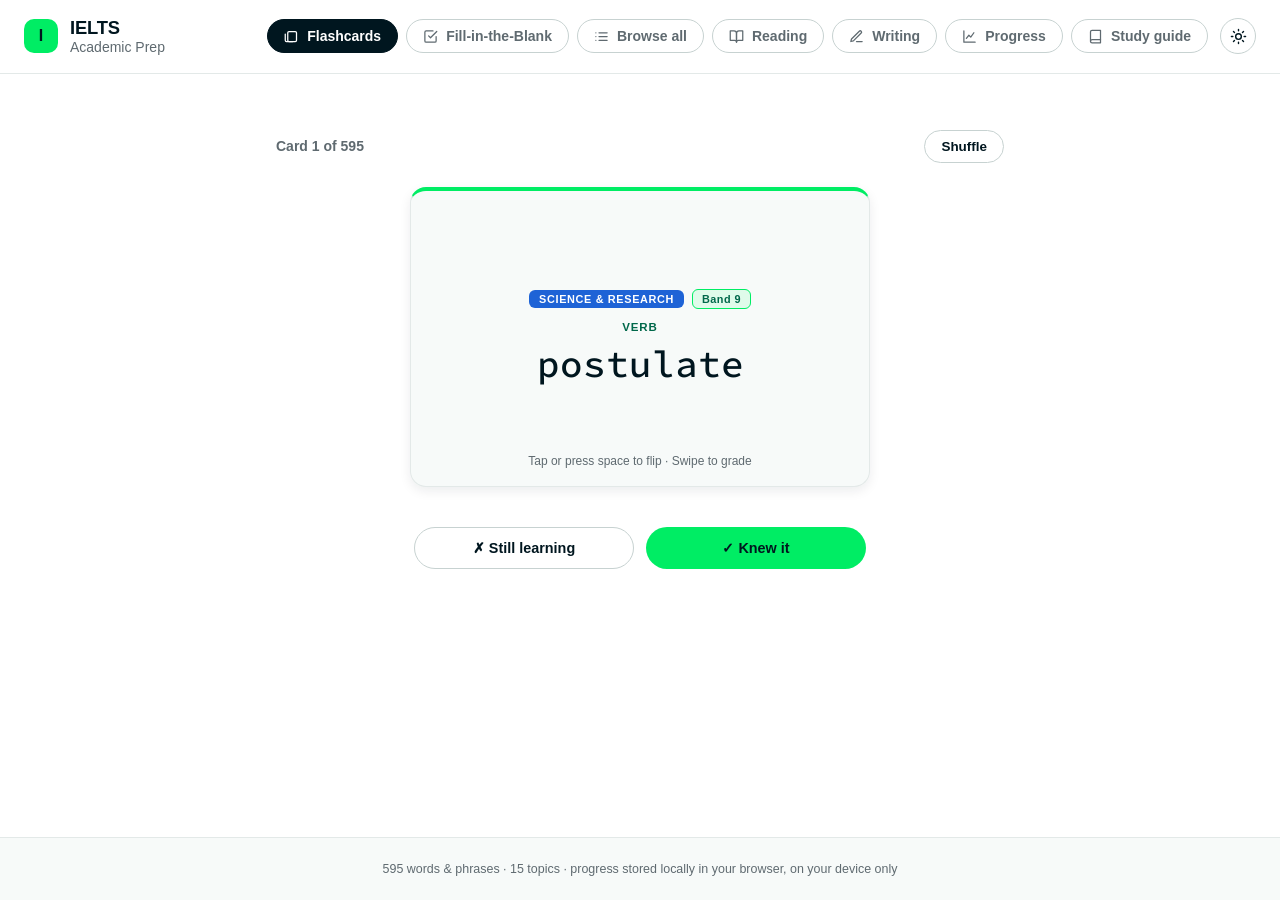
<file: index.html>
<!DOCTYPE html>
<html lang="en">
<head>
<meta charset="UTF-8" />
<meta name="viewport" content="width=device-width, initial-scale=1.0" />
<title>IELTS Academic Prep — Vocabulary &amp; MCQ Trainer</title>
<meta name="description" content="Flashcards and fill-in-the-blank MCQ practice for IELTS Academic vocabulary (Band 8-9)." />
<link rel="icon" href="data:image/svg+xml,%3Csvg xmlns='http://www.w3.org/2000/svg' viewBox='0 0 34 34'%3E%3Crect width='34' height='34' rx='10' fill='%2300ed64'/%3E%3Ctext x='17' y='24' font-family='system-ui,sans-serif' font-size='19' font-weight='700' text-anchor='middle' fill='%2300161f'%3EI%3C/text%3E%3C/svg%3E" />
<meta name="theme-color" content="#ffffff" />
<link rel="preconnect" href="https://fonts.googleapis.com" />
<link rel="preconnect" href="https://fonts.gstatic.com" crossorigin />
<link href="https://fonts.googleapis.com/css2?family=Source+Code+Pro:wght@500&display=swap" rel="stylesheet" />
<link rel="stylesheet" href="style.css" />
<script>
  // Applied before first paint to avoid a flash of the wrong theme (and a
  // mismatched browser-chrome color) on load.
  (function () {
    try {
      var t = localStorage.getItem("ielts_theme");
      if (t === "light" || t === "dark") document.documentElement.setAttribute("data-theme", t);
      var isDark = t === "dark" || (t !== "light" && window.matchMedia("(prefers-color-scheme: dark)").matches);
      var meta = document.querySelector('meta[name="theme-color"]');
      if (meta) meta.setAttribute("content", isDark ? "#001e2b" : "#ffffff");
    } catch (e) {}
  })();
</script>
</head>
<body>
  <header class="topbar">
    <div class="brand">
      <span class="logo-mark" aria-hidden="true">I</span>
      <div class="brand-text">
        <h1 class="brand-mark">IELTS</h1>
        <span class="brand-sub">Academic Prep</span>
      </div>
    </div>
    <div class="topbar-actions">
      <nav class="mode-switch" aria-label="Study mode">
        <button class="mode-btn active" data-mode="flashcards" aria-current="page" aria-label="Flashcards">
          <svg class="mode-icon" viewBox="0 0 24 24" fill="none" stroke="currentColor" stroke-width="2" stroke-linecap="round" stroke-linejoin="round" aria-hidden="true"><rect x="6" y="4" width="14" height="16" rx="2"/><path d="M2 8v10a2 2 0 0 0 2 2h10"/></svg>
          <span class="mode-label">Flashcards</span>
        </button>
        <button class="mode-btn" data-mode="mcq" aria-label="Fill-in-the-Blank">
          <svg class="mode-icon" viewBox="0 0 24 24" fill="none" stroke="currentColor" stroke-width="2" stroke-linecap="round" stroke-linejoin="round" aria-hidden="true"><path d="M9 11l3 3L22 4"/><path d="M21 12v7a2 2 0 0 1-2 2H5a2 2 0 0 1-2-2V5a2 2 0 0 1 2-2h11"/></svg>
          <span class="mode-label">Fill-in-the-Blank</span>
        </button>
        <button class="mode-btn" data-mode="browse" aria-label="Browse all">
          <svg class="mode-icon" viewBox="0 0 24 24" fill="none" stroke="currentColor" stroke-width="2" stroke-linecap="round" stroke-linejoin="round" aria-hidden="true"><path d="M8 6h13M8 12h13M8 18h13"/><path d="M3 6h.01M3 12h.01M3 18h.01"/></svg>
          <span class="mode-label">Browse all</span>
        </button>
        <button class="mode-btn" data-mode="reading" aria-label="Reading practice">
          <svg class="mode-icon" viewBox="0 0 24 24" fill="none" stroke="currentColor" stroke-width="2" stroke-linecap="round" stroke-linejoin="round" aria-hidden="true"><path d="M2 3h6a4 4 0 0 1 4 4v14a3 3 0 0 0-3-3H2z"/><path d="M22 3h-6a4 4 0 0 0-4 4v14a3 3 0 0 1 3-3h7z"/></svg>
          <span class="mode-label">Reading</span>
        </button>
        <button class="mode-btn" data-mode="writing" aria-label="Writing practice">
          <svg class="mode-icon" viewBox="0 0 24 24" fill="none" stroke="currentColor" stroke-width="2" stroke-linecap="round" stroke-linejoin="round" aria-hidden="true"><path d="M12 20h9"/><path d="M16.5 3.5a2.12 2.12 0 0 1 3 3L7 19l-4 1 1-4Z"/></svg>
          <span class="mode-label">Writing</span>
        </button>
        <button class="mode-btn" data-mode="stats" aria-label="Progress">
          <svg class="mode-icon" viewBox="0 0 24 24" fill="none" stroke="currentColor" stroke-width="2" stroke-linecap="round" stroke-linejoin="round" aria-hidden="true"><path d="M3 3v18h18"/><path d="M7 15l4-5 3 3 5-7"/></svg>
          <span class="mode-label">Progress</span>
        </button>
        <button class="mode-btn" data-mode="guide" aria-label="Study guide">
          <svg class="mode-icon" viewBox="0 0 24 24" fill="none" stroke="currentColor" stroke-width="2" stroke-linecap="round" stroke-linejoin="round" aria-hidden="true"><path d="M4 19.5A2.5 2.5 0 0 1 6.5 17H20"/><path d="M6.5 2H20v20H6.5A2.5 2.5 0 0 1 4 19.5v-15A2.5 2.5 0 0 1 6.5 2z"/></svg>
          <span class="mode-label">Study guide</span>
        </button>
      </nav>
      <button id="theme-toggle" class="icon-btn theme-toggle" type="button" aria-label="Switch to dark theme" aria-pressed="false">
        <svg class="icon-sun" viewBox="0 0 24 24" fill="none" stroke="currentColor" stroke-width="2" stroke-linecap="round" stroke-linejoin="round" aria-hidden="true"><circle cx="12" cy="12" r="4"/><path d="M12 2v2M12 20v2M4.93 4.93l1.41 1.41M17.66 17.66l1.41 1.41M2 12h2M20 12h2M6.34 17.66l-1.41 1.41M19.07 4.93l-1.41 1.41"/></svg>
        <svg class="icon-moon" viewBox="0 0 24 24" fill="none" stroke="currentColor" stroke-width="2" stroke-linecap="round" stroke-linejoin="round" aria-hidden="true"><path d="M21 12.79A9 9 0 1 1 11.21 3 7 7 0 0 0 21 12.79z"/></svg>
      </button>
    </div>
  </header>

  <main id="app">

    <!-- ============ FLASHCARD MODE ============ -->
    <section id="flashcard-view" class="panel hidden">
      <div class="session-bar">
        <span id="fc-progress"></span>
        <button class="ghost-btn" id="fc-restart">Shuffle</button>
      </div>
      <div class="card-stage">
        <div id="flashcard" class="flashcard" tabindex="0" role="button" aria-pressed="false" aria-label="Flip flashcard">
          <div class="flashcard-inner">
            <div class="flashcard-face flashcard-front">
              <div class="card-tags">
                <span class="topic-chip" id="fc-topic"></span>
                <span class="difficulty-badge" id="fc-difficulty"></span>
              </div>
              <span class="pos-tag" id="fc-pos"></span>
              <div class="fc-word" id="fc-word"></div>
              <span class="hint">Tap or press space to flip · Swipe to grade</span>
            </div>
            <div class="flashcard-face flashcard-back">
              <div class="fc-def" id="fc-def"></div>
              <div class="fc-example" id="fc-example"></div>
              <div class="fc-syn-list" id="fc-syn"></div>
            </div>
          </div>
        </div>
      </div>
      <div class="fc-controls">
        <button id="fc-dont-know" class="answer-btn wrong">✗ Still learning</button>
        <button id="fc-know" class="answer-btn right">✓ Knew it</button>
      </div>
    </section>

    <!-- ============ MCQ MODE ============ -->
    <section id="mcq-view" class="panel hidden">
      <div class="session-bar">
        <span id="mcq-progress"></span>
        <span id="mcq-score"></span>
        <button class="ghost-btn" id="mcq-restart">Shuffle</button>
      </div>
      <div class="mcq-stage">
        <div class="card-tags">
          <span class="topic-chip" id="mcq-topic"></span>
          <span class="difficulty-badge" id="mcq-difficulty"></span>
        </div>
        <p class="mcq-sentence" id="mcq-sentence"></p>
        <div id="mcq-options" class="mcq-options"></div>
        <div id="mcq-feedback" class="mcq-feedback hidden"></div>
      </div>
      <div class="mcq-controls">
        <button id="mcq-next" class="primary-btn hidden">Next question →</button>
      </div>
    </section>

    <!-- ============ BROWSE ALL ============ -->
    <section id="browse-view" class="panel hidden">
      <span class="eyebrow">Full word bank</span>
      <h2>Browse all words &amp; phrases</h2>
      <div class="browse-controls">
        <input type="search" id="browse-search" class="browse-search" placeholder="Search word, definition, or synonym…" aria-label="Search word bank" />
        <select id="browse-topic" class="browse-select" aria-label="Filter by topic">
          <option value="">All topics</option>
        </select>
        <select id="browse-difficulty" class="browse-select" aria-label="Filter by difficulty">
          <option value="">All bands</option>
          <option value="Band 8">Band 8</option>
          <option value="Band 9">Band 9</option>
        </select>
      </div>
      <div id="browse-count" class="browse-count"></div>
      <div id="browse-list" class="browse-list"></div>
    </section>

    <!-- ============ STATS ============ -->
    <section id="stats-view" class="panel hidden">
      <span class="eyebrow">Study progress</span>
      <h2>Your progress</h2>
      <div id="stats-overall" class="stats-overall"></div>
      <h3 class="subheading">By topic</h3>
      <div id="stats-topics" class="stats-topics"></div>
      <h3 class="subheading">By difficulty</h3>
      <div id="stats-difficulty" class="stats-topics"></div>
      <button id="reset-progress" class="ghost-btn danger">Reset all progress</button>
    </section>

    <section id="session-end" class="panel hidden">
      <span class="eyebrow">Results</span>
      <h2>Session complete 🎉</h2>
      <p id="session-summary"></p>
      <button id="session-again" class="primary-btn">Study again</button>
    </section>

    <!-- ============ READING PRACTICE ============ -->
    <section id="reading-view" class="guide hidden">
      <section class="panel guide-section">
        <span class="eyebrow">Reading</span>
        <h2>Question types at a glance</h2>
        <p class="note">Full timing and strategy tips live on the Study guide tab above. Passages here are original, exam-style texts (not real IELTS test content) written to drill each question type.</p>
        <div class="table-wrap">
          <table>
            <caption>IELTS Academic Reading question types</caption>
            <thead>
              <tr><th scope="col">Type</th><th scope="col">What it tests</th></tr>
            </thead>
            <tbody>
              <tr><th scope="row">True/False/Not Given</th><td>Whether a statement matches, contradicts, or is simply absent from the passage.</td></tr>
              <tr><th scope="row">Yes/No/Not Given</th><td>Same idea, applied to the writer's claims/opinions rather than facts.</td></tr>
              <tr><th scope="row">Matching headings</th><td>Identifying the main idea of each paragraph from a list of candidate headings.</td></tr>
              <tr><th scope="row">Matching information</th><td>Locating which paragraph contains a specific piece of detail.</td></tr>
              <tr><th scope="row">Sentence / summary completion</th><td>Filling gaps with words taken directly from the passage (word-limit rules apply).</td></tr>
              <tr><th scope="row">Multiple choice</th><td>Selecting the option that best matches the passage's meaning, often among close distractors.</td></tr>
            </tbody>
          </table>
        </div>
      </section>

      <section class="panel guide-section guide practice-set">
        <span class="eyebrow">Practice set 1</span>
        <h3>True / False / Not Given</h3>
        <span class="practice-meta">Read the passage once, then answer without re-reading line by line.</span>
        <div class="passage">
          <p>Urban beekeeping has grown rapidly in cities across the world over the last two decades. What began as a niche hobby is now actively encouraged by some city governments, which offer subsidies for rooftop hives as part of broader biodiversity strategies. Supporters argue that urban environments can actually suit bees well: parks, gardens, and even roadside verges provide a longer flowering season than the intensively farmed monocultures found in much of the countryside, where a single crop may bloom for only a few weeks a year.</p>
          <p>Critics, however, warn that the trend has been driven more by its appeal to residents than by sound ecological planning. In several cities, the density of managed honeybee colonies has increased so quickly that researchers have recorded a decline in wild, non-managed bee species, which must now compete with vastly larger honeybee populations for the same limited flowers. The concern is not for honeybees themselves, whose numbers are generally stable or growing, but for the hundreds of wild pollinator species that receive far less public attention despite being, in many ecosystems, more effective pollinators overall.</p>
        </div>
        <p><strong>Do the following statements agree with the information given in the passage?</strong> Write <em>True</em>, <em>False</em>, or <em>Not Given</em>.</p>
        <ol class="q-list">
          <li>Some city governments financially support the installation of rooftop beehives.</li>
          <li>Flowering plants in cities generally bloom for a shorter period than farm crops.</li>
          <li>Wild bee populations have declined in every city that has introduced managed hives.</li>
          <li>Honeybee numbers are currently at risk of long-term decline.</li>
        </ol>
        <details class="answer-key">
          <summary>Show answers</summary>
          <div class="answer-body">
            <ol>
              <li><strong>True</strong> — "some city governments... offer subsidies for rooftop hives."</li>
              <li><strong>False</strong> — the passage says urban flowering seasons are <em>longer</em> than farmland monocultures, the opposite of the statement.</li>
              <li><strong>Not Given</strong> — the passage says this has happened "in several cities," not every city with managed hives.</li>
              <li><strong>False</strong> — honeybee numbers are described as "generally stable or growing"; it's wild pollinators that are of concern.</li>
            </ol>
          </div>
        </details>
      </section>

      <section class="panel guide-section guide practice-set">
        <span class="eyebrow">Practice set 2</span>
        <h3>Matching headings</h3>
        <span class="practice-meta">Match each paragraph to the heading that best summarises its main idea. There are more headings than paragraphs.</span>
        <div class="passage">
          <p><span class="para-label">A.</span> Tea is believed to have originated in southwestern China, where it was initially consumed as a medicinal drink rather than a everyday beverage. Early written references describe it being boiled with other ingredients — ginger, orange peel, even salt — producing something closer to a herbal soup than the tea recognisable today. It was only during the Tang dynasty that tea drinking, prepared more simply, became widespread among the general population rather than remaining an elite or medicinal practice.</p>
          <p><span class="para-label">B.</span> The drink's spread beyond China was gradual and closely tied to trade routes. Buddhist monks are credited with carrying tea to Japan, where it became central to a distinct ceremonial tradition emphasising precision and mindfulness. Centuries later, Dutch and Portuguese traders introduced tea to Europe, where it remained an expensive luxury reserved for the wealthy until import volumes increased enough to bring prices down.</p>
          <p><span class="para-label">C.</span> In Britain, tea's transformation from luxury item to national staple was accelerated by colonial tea plantations established in India and Sri Lanka during the nineteenth century, which allowed for a much larger and cheaper supply than China alone had provided. This shift had consequences far beyond the drink itself, reshaping agricultural labour, trade balances, and even domestic social rituals such as "afternoon tea."</p>
        </div>
        <p><strong>Choose the correct heading for each paragraph from the list below.</strong></p>
        <ol class="q-list headings-bank">
          <li>The economic and social impact of colonial tea production</li>
          <li>Competing theories about tea's true origin</li>
          <li>Tea's early role as medicine and its shift to a popular drink</li>
          <li>Modern tea-processing techniques</li>
          <li>How tea travelled from China to Japan and then Europe</li>
        </ol>
        <p>Paragraph A: ____ &nbsp;&nbsp; Paragraph B: ____ &nbsp;&nbsp; Paragraph C: ____</p>
        <details class="answer-key">
          <summary>Show answers</summary>
          <div class="answer-body">
            <p>Paragraph A → <strong>iii</strong> &nbsp;|&nbsp; Paragraph B → <strong>v</strong> &nbsp;|&nbsp; Paragraph C → <strong>i</strong></p>
            <p>Headings ii and iv are distractors: the passage never disputes tea's origin (it states it plainly), and processing technique is never discussed.</p>
          </div>
        </details>
      </section>

      <section class="panel guide-section guide practice-set">
        <span class="eyebrow">Practice set 3</span>
        <h3>Summary completion</h3>
        <span class="practice-meta">Use no more than two words from the passage for each answer.</span>
        <div class="passage">
          <p>Coral reefs cover less than one percent of the ocean floor but support around a quarter of all known marine species, making them among the most biodiverse ecosystems on the planet. This productivity depends on a delicate relationship between coral polyps and microscopic algae called zooxanthellae, which live within the coral's tissue and supply it with the majority of its energy through photosynthesis. When water temperatures rise even slightly above normal for a sustained period, corals expel these algae in a stress response known as bleaching, leaving the coral colourless and, if the stress continues, at serious risk of starvation and death. A single severe bleaching event can take a decade or more to recover from, assuming no further thermal stress occurs in that time — a condition that has become increasingly rare as marine heatwaves grow more frequent.</p>
        </div>
        <p>Complete the summary below.</p>
        <div class="note" style="background:transparent;border:1px dashed var(--hairline-strong);padding:14px 16px;">
          Coral reefs occupy a very small fraction of the seabed yet host roughly a quarter of marine species. Their productivity relies on tiny algae, called <strong>(1) ____</strong>, living inside coral tissue and providing energy via photosynthesis. A sustained rise in water temperature causes corals to expel these algae, a process called <strong>(2) ____</strong>, which can lead to starvation if prolonged. Recovery from a single severe event can take <strong>(3) ____</strong> or more, provided no further <strong>(4) ____</strong> occurs.
        </div>
        <details class="answer-key">
          <summary>Show answers</summary>
          <div class="answer-body">
            <ol>
              <li>zooxanthellae</li>
              <li>bleaching</li>
              <li>a decade</li>
              <li>thermal stress</li>
            </ol>
          </div>
        </details>
      </section>
    </section>

    <!-- ============ WRITING PRACTICE ============ -->
    <section id="writing-view" class="guide hidden">
      <section class="panel guide-section">
        <span class="eyebrow">Writing</span>
        <h2>Task 1 &amp; Task 2 at a glance</h2>
        <p class="note">Scoring criteria and general Band 8–9 habits live on the Study guide tab above. This page gives you sample prompts to actually practice against, under timed conditions: 20 minutes for Task 1, 40 minutes for Task 2.</p>
      </section>

      <section class="panel guide-section guide practice-set">
        <span class="eyebrow">Practice — Task 1</span>
        <h3>Describe a bar chart</h3>
        <span class="practice-meta">~150 words, 20 minutes. Summarise the data — don't explain why it happened.</span>
        <div class="prompt-box">
          <span class="prompt-label">Prompt</span>
          The chart below shows the percentage of households with internet access in four countries between 2000 and 2020. Summarise the information by selecting and reporting the main features, and make comparisons where relevant.
        </div>
        <div class="data-fig" aria-hidden="true">
          <div class="bar" style="height:88%"><span>92%</span><em>Country A</em></div>
          <div class="bar" style="height:70%"><span>74%</span><em>Country B</em></div>
          <div class="bar" style="height:45%"><span>48%</span><em>Country C</em></div>
          <div class="bar" style="height:22%"><span>23%</span><em>Country D</em></div>
        </div>
        <p class="note" style="margin-top:14px">Figures show each country's internet access rate in 2020 (starting points in 2000 ranged from near 0% to roughly 15%, all rising steadily since).</p>
        <details class="answer-key">
          <summary>Show model structure</summary>
          <div class="answer-body">
            <ol>
              <li><strong>Paraphrase the prompt</strong> as an introduction (1 sentence): what the chart shows, in your own words.</li>
              <li><strong>Overview</strong> (1–2 sentences): the two or three biggest takeaways only — e.g. "Overall, internet access rose in all four countries over the period, though Country A consistently led while Country D lagged well behind the others throughout."</li>
              <li><strong>Body paragraph 1</strong>: group and compare the higher-performing countries (A and B) with specific figures and trend language (rose steadily, more than doubled, overtook).</li>
              <li><strong>Body paragraph 2</strong>: group and compare the lower-performing countries (C and D), again with figures.</li>
            </ol>
            <p>Never speculate about <em>why</em> access grew, and never give an opinion — Task 1 is purely descriptive.</p>
          </div>
        </details>
      </section>

      <section class="panel guide-section guide practice-set">
        <span class="eyebrow">Practice — Task 1</span>
        <h3>Useful data-description language</h3>
        <div class="table-wrap">
          <table>
            <thead><tr><th scope="col">Function</th><th scope="col">Language</th></tr></thead>
            <tbody>
              <tr><th scope="row">Upward trend</th><td>rose, increased, climbed, grew, surged (sharp), crept up (slow)</td></tr>
              <tr><th scope="row">Downward trend</th><td>fell, declined, dropped, plummeted (sharp), tailed off (slow)</td></tr>
              <tr><th scope="row">No change</th><td>remained stable, levelled off, plateaued, stagnated</td></tr>
              <tr><th scope="row">Comparison</th><td>compared with, in contrast to, whereas, more/fewer than, twice as many as</td></tr>
              <tr><th scope="row">Approximation</th><td>approximately, roughly, just under/over, a little above</td></tr>
            </tbody>
          </table>
        </div>
      </section>

      <section class="panel guide-section guide practice-set">
        <span class="eyebrow">Practice — Task 2</span>
        <h3>Sample essay prompts, by type</h3>
        <span class="practice-meta">~250 words, 40 minutes. Spend the first 5 minutes planning: pick a clear position and 2–3 supporting ideas before you write.</span>
        <div class="essay-type-grid">
          <div class="essay-type-card">
            <span class="et-name">Opinion (agree / disagree)</span>
            <p class="et-prompt">Some people believe that university education should be free for all students. To what extent do you agree or disagree?</p>
          </div>
          <div class="essay-type-card">
            <span class="et-name">Discussion (discuss both views)</span>
            <p class="et-prompt">Some people think that children should begin learning a foreign language as soon as they start school, while others believe it is better to wait until secondary school. Discuss both views and give your own opinion.</p>
          </div>
          <div class="essay-type-card">
            <span class="et-name">Problem &amp; solution</span>
            <p class="et-prompt">Traffic congestion is becoming a serious problem in many major cities. What are the causes of this problem, and what measures could be taken to solve it?</p>
          </div>
          <div class="essay-type-card">
            <span class="et-name">Advantage &amp; disadvantage</span>
            <p class="et-prompt">More and more people are choosing to work from home rather than in a traditional office. Do the advantages of this trend outweigh the disadvantages?</p>
          </div>
        </div>
        <details class="answer-key">
          <summary>Show a sample brainstorm (Problem &amp; solution prompt)</summary>
          <div class="answer-body">
            <p><strong>Causes:</strong> rapid growth in car ownership outpacing road infrastructure; poor or unreliable public transport pushing people toward private vehicles; inefficient urban planning concentrating jobs in one district.</p>
            <p><strong>Solutions:</strong> investment in public transport (metro/bus rapid transit); congestion pricing in city centres; encouraging remote work and staggered office hours to spread peak demand.</p>
            <p><strong>Suggested structure:</strong> Intro (paraphrase + thesis) → Body 1: causes (2 points, one example each) → Body 2: solutions (2 points, tied back to the causes raised) → Conclusion (summarise, no new ideas).</p>
          </div>
        </details>
      </section>

      <section class="panel guide-section guide practice-set">
        <span class="eyebrow">Self-assessment</span>
        <h3>Checklist before you submit a practice essay</h3>
        <ul class="checklist">
          <li><strong>Task Response</strong> — Did you answer every part of the question, not just part of it? Is your position clear throughout, not just in the conclusion?</li>
          <li><strong>Coherence &amp; Cohesion</strong> — Does each paragraph have one clear main idea? Are linking words natural rather than mechanical (one or two per paragraph, not one per sentence)?</li>
          <li><strong>Lexical Resource</strong> — Did you avoid repeating the same key word from the prompt? Any topic-specific vocabulary used naturally rather than forced in?</li>
          <li><strong>Grammar Range &amp; Accuracy</strong> — A mix of simple and complex sentences? Check articles, subject-verb agreement, and tense consistency in your last 2 minutes.</li>
          <li><strong>Word count</strong> — At least 150 words (Task 1) / 250 words (Task 2), with margin to spare.</li>
        </ul>
      </section>
    </section>

    <!-- ============ STUDY GUIDE ============ -->
    <section id="guide-view" class="guide hidden">
      <section class="panel guide-section">
        <h2>IELTS Academic exam — quick reference</h2>
        <p class="note">Format details are occasionally revised — cross-check against the official <a href="https://www.ielts.org" target="_blank" rel="noopener">ielts.org</a> test format page closer to your test date.</p>
        <div class="table-wrap">
          <table>
            <caption>IELTS Academic exam sections, timing, and content</caption>
            <thead>
              <tr><th scope="col">Section</th><th scope="col">Time</th><th scope="col">Content</th></tr>
            </thead>
            <tbody>
              <tr>
                <th scope="row">Listening</th>
                <td>30 min<br>(+ transfer time)</td>
                <td>40 questions, 4 recordings of increasing difficulty. Shared with General Training. Paper-based tests give 10 minutes to transfer answers to the answer sheet afterward; computer-delivered tests give 2 minutes to review answers typed directly during the recording.</td>
              </tr>
              <tr>
                <th scope="row">Reading</th>
                <td>60 min</td>
                <td>40 questions, 3 long academic passages (journal/textbook/magazine style). Question types include multiple choice, matching headings/information, sentence completion, and <strong>fill-in-the-blank</strong> (summary/note/table completion).</td>
              </tr>
              <tr>
                <th scope="row">Writing</th>
                <td>60 min</td>
                <td>Task 1 (20 min, ~150 words): describe a chart/graph/table/diagram. Task 2 (40 min, ~250 words): argumentative/discursive essay. Task 2 counts twice as much as Task 1 toward the Writing band.</td>
              </tr>
              <tr>
                <th scope="row">Speaking</th>
                <td>11–14 min</td>
                <td>3 parts: introduction/interview, a 2-minute long-turn on a cue card, and a two-way discussion on related themes. Shared with General Training.</td>
              </tr>
            </tbody>
          </table>
        </div>
        <p class="total-line">Total time: <strong>≈2 hours 45 minutes</strong>. Bands are scored 1–9 in 0.5 increments per section, then averaged (rounded) for the Overall Band Score.</p>
        <p class="note" style="margin-top:10px">Many centres now also offer the <strong>One Skill Retake (OSR)</strong> — resit just the one section that let you down instead of the whole test, within 60 days, and get a new Test Report Form you can choose to submit alongside (or instead of) the original. Worth knowing before you rely on it: it currently requires your original test to have been computer-delivered (a paper-based original isn't eligible, though centres are gradually extending OSR to the Writing-on-Paper format), the retake has to be booked at an OSR-enabled centre in the same country as the original, and as of early 2026 it isn't offered at all for tests taken in the US — so confirm availability with your test centre rather than assuming it applies to you.</p>
      </section>

      <section class="panel guide-section guide">
        <h2>Tips for a Band 8–9 score</h2>
        <p>Vocabulary alone won't get you there — Band 8–9 is mostly about disciplined technique under time pressure. These are the highest-leverage, most consistently-cited habits per section.</p>

        <h3 class="subheading">Listening</h3>
        <ul>
          <li>Use the 30–45 seconds before each section starts to read the questions and predict the type of answer needed (a number, a name, a date) — the gap between Band 7 and Band 9 here is mostly preparation, not raw listening speed. By the time the answer is spoken, you should already have it narrowed to two or three options.</li>
          <li>Spelling has to be exact for Band 9 — a correctly-identified answer with a spelling mistake still loses the mark. Drill the words that get misspelled under pressure (accommodation, environment, necessary, occurred) and double-check plurals.</li>
          <li>Write down what's actually said, not what you expect to hear — recordings routinely include a distractor answer first, then a correction ("...actually, make that Wednesday").</li>
        </ul>

        <h3 class="subheading">Reading</h3>
        <ul>
          <li>Budget roughly 20 minutes per passage with a 5-minute buffer at the end for review — and skip a question you're stuck on rather than losing several minutes to one line; you can usually reclaim more marks elsewhere than you'd gain by forcing it.</li>
          <li>Skim first for the overall structure and main idea of each paragraph, then scan for the specific detail a question is actually asking about — reading every word start to finish is too slow to finish on time.</li>
          <li>For True/False/Not Given: "Not Given" means the passage simply never addresses the statement either way. The single most common error is marking "False" when the information just isn't there at all.</li>
        </ul>

        <h3 class="subheading">Writing</h3>
        <ul>
          <li>Address every part of the prompt directly — Task Achievement/Response is graded on whether you actually answered the question asked, not on how sophisticated your vocabulary is elsewhere in the essay.</li>
          <li>Write past the minimum, not exactly at it: aim for ~170 words on Task 1 and ~280–300 on Task 2, comfortably clear of the 150/250-word thresholds below which you're marked down — a tight word count leaves no margin for a miscount.</li>
          <li>Don't memorise full essays or paragraphs. Examiners are trained to recognise them, and the usual tell is inconsistent quality — noticeably polished memorised sentences sitting next to weaker original ones — which caps the score well below what your actual level would otherwise earn.</li>
          <li>Keep cohesion invisible: one or two well-placed connectors per paragraph, not one opening every sentence. See the Coherence and Cohesion note below — it's graded separately from vocabulary and mechanical linking is penalised, not rewarded.</li>
          <li>Leave the last 2–3 minutes to proofread specifically for the errors you know you tend to make (articles, subject-verb agreement, tense) rather than re-reading passively.</li>
        </ul>

        <h3 class="subheading">Speaking</h3>
        <ul>
          <li>Extend every answer with a reason or example, then stop once you've actually answered — a Band 9 response reads as a natural conversation, not a monologue or a one-word reply.</li>
          <li>Don't memorise full answers, especially for Part 2's cue-card topic. It's tempting, but examiners can tell, and a scripted-sounding answer reads as less fluent than an imperfect, natural one.</li>
          <li>Speak at a natural pace rather than fast — fluency is about ease and smoothness, not speed, and rushing tends to cost coherence.</li>
          <li>Correcting yourself mid-sentence is normal, natural speech, not a mistake to hide — trying to suppress every self-correction usually costs more fluency than the correction itself.</li>
        </ul>

        <h3 class="subheading">General preparation</h3>
        <ul>
          <li>Do full, timed mock tests under real conditions, not just isolated question-type drills — time pressure changes how you make decisions, and you want that pressure to feel familiar before test day, not new.</li>
          <li>Prioritise your weakest section, not your strongest — the Overall Band Score averages all four, so a single weak section drags it down more than a strong one lifts it back up.</li>
        </ul>
      </section>

      <section class="panel guide-section guide">
        <h2>Why vocabulary breadth matters for the band descriptors</h2>
        <ul>
          <li><strong>Reading &amp; Listening</strong>: many questions (sentence/summary/table completion, matching) hinge on recognising a <em>paraphrase</em> of a word in the passage — the exact word you're tested on rarely appears verbatim in the question. This is exactly why the flashcards emphasize synonyms, not just single-word definitions.</li>
          <li><strong>Writing — Lexical Resource</strong>: one of Writing's four scoring criteria. At Band 8–9 it rewards a wide range of vocabulary used with natural, sophisticated control — uncommon lexical items and precise word choice, with only rare, minor errors. The <code>Idioms &amp; Collocations</code> and <code>Task 1 Data Language</code> topics target this directly.</li>
          <li><strong>Writing — Coherence and Cohesion</strong>: a <em>separate</em> 25%-weighted criterion, easy to conflate with Lexical Resource but graded on its own — how well ideas are logically organised and linked, not how sophisticated the words are. At Band 8–9 the linking "attracts no attention": it should feel invisible, not like a checklist. This is where the <code>Cohesion &amp; Linking</code> topic applies — but overusing connectors (opening every sentence with "Furthermore" or "Moreover") reads as mechanical and is explicitly penalised at the higher bands, so aim for one or two well-placed ones per paragraph rather than working every card you've learned into the essay.</li>
          <li><strong>Speaking</strong>: the Lexical Resource criterion at Band 8–9 similarly requires flexible, precise vocabulary — including idiomatic language — used naturally in conversation, not rehearsed.</li>
        </ul>
      </section>

      <section class="panel guide-section guide">
        <h2>Suggested study rhythm</h2>
        <ol>
          <li><strong>Daily flashcard pass</strong> (10–15 min) — pay closest attention to whichever topics show the lowest "mastered" percentage on the Progress tab.</li>
          <li><strong>MCQ pass</strong> right after, to force active recall in a sentence context — closer to actual Reading/Listening tasks than isolated flashcards.</li>
          <li>Once a topic reaches ~80%+ mastered, keep revisiting it in mixed sessions weekly to fight forgetting — mastery fades faster than it feels like it should.</li>
          <li>Actively reuse 3–5 new words per week in your own Writing Task 2 practice essays and Speaking part-2 answers — passive recognition (flashcards) and active production (writing/speaking) are different skills, and both need practice.</li>
          <li>When you practice a full essay, study the matching Writing-toolkit topic first: <code>Task 1 Data Language</code> before a Task 1 attempt, <code>Idioms &amp; Collocations</code> and <code>Cohesion &amp; Linking</code> before a Task 2 attempt — then check afterward whether you actually used any of them, rather than studying them in isolation and hoping they show up later.</li>
        </ol>
      </section>
    </section>

  </main>

  <footer class="footer">
    <span>595 words &amp; phrases · 15 topics · progress stored locally in your browser, on your device only</span>
  </footer>

<script src="theme.js"></script>
<script src="data/vocab.js"></script>
<script src="app.js"></script>
</body>
</html>
</file>
<file: style.css>
/* ==========================================================================
   Design tokens — adapted from DESIGN.md (MongoDB-derived design system).
   Euclid Circular A is not available under license, so the documented
   fallback stack (system sans) is used as the primary UI font, exactly as
   DESIGN.md specifies for that case. Source Code Pro (the doc's monospace)
   is loaded for the flashcard's "code mockup" word display.
   Category accent colors (purple/orange/pink/blue) are darkened from the
   doc's implied hues to clear 4.5:1 contrast with the white text the system
   pairs them with — DESIGN.md doesn't give literal hex values, only tokens.
   The error/incorrect state has no documented equivalent (a "Known Gap" in
   the source doc); a small dedicated pair was added, consistent in weight
   with the rest of the semantic colors.
   ========================================================================== */

:root {
  /* Lets native, browser-drawn UI (scrollbars, <select> menus, the
     <details> disclosure triangle, form control chrome) follow the same
     light/dark decision as the custom tokens below, instead of always
     rendering with light-mode chrome regardless of the active theme. */
  color-scheme: light dark;

  --canvas: #ffffff;
  --surface: #f7faf9;
  --surface-soft: #eef3f2;
  --surface-feature: #e3fbf0;
  --hairline: #e3e9e8;
  --hairline-strong: #c7d2d1;

  --ink: #00161f;
  --ink-contrast: #ffffff;
  --charcoal: #1c2b31;
  --slate: #526169;
  --steel: #5f6a70;

  --brand-green: #00ed64;
  --brand-green-dark: #00684a;
  --brand-green-soft: #dffbea;
  --on-primary: #00161f;

  --on-dark: #ffffff;

  --accent-purple: #7440e0;
  --accent-orange: #c2481d;
  --accent-pink: #c93e82;
  --accent-blue: #1e63d6;

  --error-bg: #fdeae7;
  --error-text: #b23b2e;

  --shadow-2: 0 4px 12px rgba(0, 30, 43, 0.08);

  /* 8-point spacing scale */
  --sp-1: 4px;
  --sp-2: 8px;
  --sp-3: 12px;
  --sp-4: 16px;
  --sp-5: 24px;
  --sp-6: 32px;
  --sp-7: 40px;
  --sp-8: 48px;
  --sp-9: 64px;

  /* Type scale, adapted from DESIGN.md's marketing scale down to app density */
  --fs-display: clamp(1.9rem, 4vw, 2.35rem);
  --fs-h1: 1.5rem;
  --fs-body: 1rem;
  --fs-body-sm: 0.875rem;
  --fs-micro: 0.7rem;

  --ease: 160ms ease;
}

/* Dark tokens apply when the OS prefers dark AND the user hasn't explicitly
   chosen light via the in-page toggle, OR when the user has explicitly
   chosen dark regardless of OS preference. */
@media (prefers-color-scheme: dark) {
  :root:not([data-theme="light"]) {
    --canvas: #001e2b;
    --surface: #0a2e33;
    --surface-soft: #123c3e;
    --surface-feature: rgba(0, 237, 100, 0.14);
    --hairline: rgba(255, 255, 255, 0.12);
    --hairline-strong: rgba(255, 255, 255, 0.26);

    --ink: #ffffff;
    --ink-contrast: #00161f;
    --charcoal: rgba(255, 255, 255, 0.92);
    --slate: rgba(255, 255, 255, 0.74);
    --steel: rgba(255, 255, 255, 0.56);

    --brand-green-dark: #4fe39b;
    --brand-green-soft: rgba(0, 237, 100, 0.16);

    --error-bg: rgba(255, 90, 70, 0.16);
    --error-text: #ff9686;

    --shadow-2: 0 4px 14px rgba(0, 0, 0, 0.35);
  }
}

:root[data-theme="light"] {
  color-scheme: light;
}

:root[data-theme="dark"] {
  color-scheme: dark;
  --canvas: #001e2b;
  --surface: #0a2e33;
  --surface-soft: #123c3e;
  --surface-feature: rgba(0, 237, 100, 0.14);
  --hairline: rgba(255, 255, 255, 0.12);
  --hairline-strong: rgba(255, 255, 255, 0.26);

  --ink: #ffffff;
  --ink-contrast: #00161f;
  --charcoal: rgba(255, 255, 255, 0.92);
  --slate: rgba(255, 255, 255, 0.74);
  --steel: rgba(255, 255, 255, 0.56);

  --brand-green-dark: #4fe39b;
  --brand-green-soft: rgba(0, 237, 100, 0.16);

  --error-bg: rgba(255, 90, 70, 0.16);
  --error-text: #ff9686;

  --shadow-2: 0 4px 14px rgba(0, 0, 0, 0.35);
}

* { box-sizing: border-box; }

/* ---------- Accessibility: visible keyboard focus everywhere ---------- */
:focus-visible {
  outline: 2px solid var(--brand-green-dark);
  outline-offset: 2px;
  border-radius: 4px;
}
.flashcard:focus-visible { outline-offset: 4px; }

html, body {
  margin: 0;
  padding: 0;
  background: var(--canvas);
  color: var(--ink);
  font-family: -apple-system, BlinkMacSystemFont, "Segoe UI", Roboto, sans-serif;
  font-size: var(--fs-body);
}

body {
  min-height: 100vh;
  display: flex;
  flex-direction: column;
}

.hidden { display: none !important; }

/* ---------- Eyebrow label (micro-uppercase) ---------- */
.eyebrow {
  display: block;
  font-size: var(--fs-micro);
  font-weight: 700;
  text-transform: uppercase;
  letter-spacing: 0.08em;
  color: var(--brand-green-dark);
  margin-bottom: var(--sp-2);
}

/* ---------- Top nav ---------- */
.topbar {
  position: sticky;
  top: 0;
  z-index: 10;
  display: flex;
  flex-wrap: wrap;
  align-items: center;
  justify-content: space-between;
  gap: var(--sp-4);
  padding: var(--sp-4) var(--sp-5);
  background: var(--canvas);
  border-bottom: 1px solid var(--hairline);
}

.brand { display: flex; align-items: center; gap: var(--sp-3); }

.logo-mark {
  flex-shrink: 0;
  width: 34px;
  height: 34px;
  border-radius: 10px;
  background: var(--brand-green);
  color: var(--on-primary);
  display: flex;
  align-items: center;
  justify-content: center;
  font-weight: 700;
  font-size: 1rem;
}

.brand-text { display: flex; flex-direction: column; line-height: 1.25; }
.brand-mark { margin: 0; font-size: 1.15rem; font-weight: 700; letter-spacing: -0.2px; }
.brand-sub { font-size: var(--fs-body-sm); color: var(--steel); }

.topbar-actions { display: flex; align-items: center; gap: var(--sp-3); }

/* ---------- Theme toggle ---------- */
.icon-btn {
  flex-shrink: 0;
  width: 36px;
  height: 36px;
  border-radius: 9999px;
  border: 1px solid var(--hairline-strong);
  background: transparent;
  color: var(--ink);
  display: flex;
  align-items: center;
  justify-content: center;
  cursor: pointer;
  transition: background var(--ease);
}
.icon-btn:active { background: var(--surface-soft); }
.icon-btn svg { width: 17px; height: 17px; }
@media (hover: hover) {
  .icon-btn:hover { background: var(--surface-soft); border-color: var(--steel); }
}

.theme-toggle .icon-moon { display: none; }
:root[data-theme="dark"] .theme-toggle .icon-sun { display: none; }
:root[data-theme="dark"] .theme-toggle .icon-moon { display: block; }
@media (prefers-color-scheme: dark) {
  :root:not([data-theme="light"]) .theme-toggle .icon-sun { display: none; }
  :root:not([data-theme="light"]) .theme-toggle .icon-moon { display: block; }
}

/* pill-tab / pill-tab-active */
.mode-switch {
  display: flex;
  flex-wrap: wrap;
  gap: var(--sp-2);
  max-width: 100%;
}

.mode-btn {
  display: inline-flex;
  align-items: center;
  gap: var(--sp-2);
  border: 1px solid var(--hairline-strong);
  background: transparent;
  color: var(--steel);
  padding: var(--sp-2) var(--sp-4);
  border-radius: 9999px;
  font-size: var(--fs-body-sm);
  font-weight: 600;
  cursor: pointer;
  font-family: inherit;
  white-space: nowrap;
  flex-shrink: 0;
  text-decoration: none;
  transition: background var(--ease), color var(--ease), border-color var(--ease);
}
@media (hover: hover) {
  .mode-btn:not(.active):hover { border-color: var(--steel); color: var(--ink); }
}

.mode-icon { width: 15px; height: 15px; flex-shrink: 0; }

.mode-btn.active {
  background: var(--ink);
  color: var(--ink-contrast);
  border-color: var(--ink);
}
.mode-btn:active { opacity: 0.85; }

#app {
  flex: 1 0 auto;
  width: 100%;
  max-width: 760px;
  margin: 0 auto;
  padding: var(--sp-6) var(--sp-4) var(--sp-9);
}

/* ---------- card-base (Level 0: flat, hairline border, no shadow —
   DESIGN.md reserves shadow for "code mockup" elevation, not documentation
   surfaces, so the outer panel stays flat; only the flashcard itself is
   elevated. Avoids stacking border+shadow chrome inside more border+shadow
   chrome.) ---------- */
.panel {
  background: var(--canvas);
  border: 1px solid var(--hairline);
  border-radius: 12px;
  padding: var(--sp-6);
}

.panel h2 { margin: 0 0 var(--sp-5); font-size: var(--fs-h1); font-weight: 600; letter-spacing: -0.3px; }

/* The flashcard is already a fully-styled card (its own shadow, its own
   surface color) — wrapping it in another bordered .panel is a card inside
   a card. Strip the outer chrome for this view specifically and let the
   flashcard be the only "card" on screen. */
#flashcard-view {
  border: none;
  background: transparent;
  padding: var(--sp-5) 0 0;
}

/* Buttons don't inherit color from the page by default in most browsers
   (they fall back to a fixed system color) — inherit explicitly so a button
   never silently renders black-on-dark if a specific rule forgets to set
   its own color. */
button { font-family: inherit; color: inherit; }

/* button-primary */
.primary-btn {
  background: var(--brand-green);
  color: var(--on-primary);
  border: none;
  padding: var(--sp-3) var(--sp-5);
  border-radius: 9999px;
  font-weight: 600;
  font-size: var(--fs-body-sm);
  cursor: pointer;
  transition: background var(--ease);
}
.primary-btn:active { background: var(--brand-green-dark); color: var(--on-dark); }
.primary-btn:disabled { opacity: 0.4; cursor: not-allowed; }
@media (hover: hover) {
  .primary-btn:not(:disabled):hover { background: var(--brand-green-dark); color: var(--on-dark); }
}

/* button-secondary */
.ghost-btn {
  background: transparent;
  border: 1px solid var(--hairline-strong);
  color: var(--ink);
  padding: var(--sp-2) var(--sp-4);
  border-radius: 9999px;
  cursor: pointer;
  font-size: 0.84rem;
  font-weight: 600;
  transition: background var(--ease);
}
.ghost-btn:active { background: var(--surface-soft); }
.ghost-btn.danger { color: var(--error-text); border-color: var(--error-text); }
@media (hover: hover) {
  .ghost-btn:hover { background: var(--surface-soft); }
  .ghost-btn.danger:hover { background: var(--error-bg); }
}

.session-bar {
  display: flex;
  justify-content: space-between;
  align-items: center;
  margin-bottom: var(--sp-5);
  color: var(--steel);
  font-size: var(--fs-body-sm);
  font-weight: 600;
  flex-wrap: wrap;
  gap: var(--sp-2);
}

/* ---------- Category-tag badges ---------- */
.topic-chip {
  display: inline-block;
  font-size: 0.68rem;
  font-weight: 600;
  text-transform: uppercase;
  letter-spacing: 0.06em;
  padding: 3px 10px;
  border-radius: 6px;
  margin-bottom: var(--sp-3);
  color: var(--on-dark);
}
.topic-chip.accent-purple { background: var(--accent-purple); }
.topic-chip.accent-orange { background: var(--accent-orange); }
.topic-chip.accent-pink   { background: var(--accent-pink); }
.topic-chip.accent-blue   { background: var(--accent-blue); }

/* ---------- Difficulty badge ---------- */
.card-tags {
  display: flex;
  flex-wrap: wrap;
  align-items: center;
  gap: var(--sp-2);
  margin-bottom: var(--sp-3);
}
.card-tags .topic-chip { margin-bottom: 0; }

.difficulty-badge {
  display: inline-flex;
  align-items: center;
  font-size: 0.68rem;
  font-weight: 700;
  letter-spacing: 0.04em;
  padding: 3px 9px;
  border-radius: 6px;
  border: 1px solid var(--hairline-strong);
  color: var(--steel);
}
.difficulty-badge.band-9 {
  border-color: var(--brand-green);
  color: var(--brand-green-dark);
  background: var(--brand-green-soft);
}

.subheading {
  font-size: 0.95rem;
  font-weight: 700;
  margin: var(--sp-6) 0 var(--sp-3);
  color: var(--charcoal);
}

/* ==========================================================================
   Flashcards — front (word) and back (definition) both use the page's theme
   tokens, so the card fully respects the light/dark toggle instead of
   hardcoding one face dark and the other light. They're told apart by a
   colored top accent (green on the question side, neutral on the answer
   side) rather than an inverted color scheme.
   ========================================================================== */
.card-stage { display: flex; justify-content: center; margin: var(--sp-2) 0 var(--sp-7); perspective: 1400px; }

.flashcard {
  width: 100%;
  max-width: 460px;
  height: 300px;
  cursor: pointer;
  outline: none;
  touch-action: pan-y;
  user-select: none;
}

.flashcard-inner {
  position: relative;
  width: 100%;
  height: 100%;
  transition: transform 0.45s ease;
  transform-style: preserve-3d;
}

.flashcard.flipped .flashcard-inner { transform: rotateY(180deg); }

.flashcard-face {
  position: absolute;
  inset: 0;
  backface-visibility: hidden;
  border-radius: 16px;
  border: 1px solid var(--hairline);
  display: flex;
  flex-direction: column;
  align-items: center;
  justify-content: center;
  text-align: center;
  padding: var(--sp-6);
  box-shadow: var(--shadow-2);
  background: var(--canvas);
  color: var(--ink);
}

.flashcard-front {
  background: var(--surface);
  border-top: 4px solid var(--brand-green);
}

.flashcard-back {
  transform: rotateY(180deg);
  justify-content: flex-start;
  padding-top: var(--sp-7);
  gap: var(--sp-3);
  border-top: 4px solid var(--hairline-strong);
}

.pos-tag {
  font-size: 0.72rem;
  text-transform: uppercase;
  letter-spacing: 0.08em;
  color: var(--brand-green-dark);
  font-weight: 600;
  margin-bottom: var(--sp-2);
}

.fc-word {
  font-family: "Source Code Pro", "SF Mono", Menlo, Consolas, monospace;
  font-size: var(--fs-display);
  font-weight: 500;
  line-height: 1.2;
  word-break: break-word;
}

.hint { position: absolute; bottom: 18px; font-size: 0.75rem; color: var(--steel); }

.fc-def { font-size: 1.05rem; font-weight: 600; }
.fc-example { font-size: 0.92rem; color: var(--slate); }
.fc-syn-list { display: flex; flex-wrap: wrap; gap: var(--sp-2); justify-content: center; }
.fc-syn-pill {
  background: var(--brand-green-soft);
  color: var(--brand-green-dark);
  font-size: 0.78rem;
  font-weight: 600;
  padding: 3px 10px;
  border-radius: 9999px;
}

.fc-controls { display: flex; gap: var(--sp-3); justify-content: center; }

.answer-btn {
  border: none;
  padding: var(--sp-3) var(--sp-5);
  border-radius: 9999px;
  font-weight: 600;
  cursor: pointer;
  font-size: 0.9rem;
  flex: 1;
  max-width: 220px;
  transition: background var(--ease);
}
.answer-btn.right { background: var(--brand-green); color: var(--on-primary); }
.answer-btn.right:active { background: var(--brand-green-dark); color: var(--on-dark); }
.answer-btn.wrong { background: transparent; border: 1px solid var(--hairline-strong); color: var(--ink); }
.answer-btn.wrong:active { background: var(--surface-soft); }

/* ---------- MCQ ---------- */
.mcq-stage { display: flex; flex-direction: column; }
.mcq-sentence { font-size: 1.15rem; line-height: 1.6; margin: 0 0 var(--sp-5); }
.mcq-sentence .blank { font-weight: 700; color: var(--brand-green-dark); border-bottom: 2px dashed var(--brand-green-dark); padding: 0 4px; }

.mcq-options { display: grid; gap: var(--sp-3); margin-bottom: var(--sp-4); }

.mcq-option {
  text-align: left;
  padding: var(--sp-3) var(--sp-4);
  border-radius: 10px;
  border: 1px solid var(--hairline-strong);
  background: var(--canvas);
  color: var(--ink);
  cursor: pointer;
  font-size: 0.95rem;
  display: flex;
  gap: var(--sp-3);
  align-items: center;
  transition: background var(--ease), border-color var(--ease);
}
.opt-key {
  color: var(--steel);
  font-weight: 700;
  background: var(--surface-soft);
  border-radius: 6px;
  width: 22px;
  height: 22px;
  display: inline-flex;
  align-items: center;
  justify-content: center;
  font-size: 0.76rem;
  flex-shrink: 0;
}

.mcq-option:active { border-color: var(--hairline-strong); }
.mcq-option.correct { background: var(--surface-feature); border-color: var(--brand-green); }
.mcq-option.incorrect { background: var(--error-bg); border-color: var(--error-text); }
.mcq-option:disabled { cursor: default; }
@media (hover: hover) {
  .mcq-option:not(:disabled):hover { border-color: var(--brand-green-dark); background: var(--surface-soft); }
}

.mcq-feedback {
  padding: var(--sp-4);
  border-radius: 10px;
  background: var(--surface-soft);
  border-left: 4px solid var(--hairline-strong);
  font-size: 0.9rem;
  line-height: 1.5;
}
.mcq-feedback.mcq-feedback-correct { border-left-color: var(--brand-green); }
.mcq-feedback.mcq-feedback-incorrect { border-left-color: var(--error-text); }

.mcq-controls { display: flex; justify-content: flex-end; margin-top: var(--sp-4); }

/* ---------- Browse all ---------- */
.browse-controls {
  display: flex;
  flex-wrap: wrap;
  gap: var(--sp-3);
  margin-bottom: var(--sp-4);
}
.browse-search {
  flex: 1 1 220px;
  min-width: 0;
  height: 40px;
  padding: 0 var(--sp-4);
  border-radius: 9999px;
  border: 1px solid var(--hairline-strong);
  background: var(--canvas);
  color: var(--ink);
  font-family: inherit;
  font-size: 0.9rem;
}
.browse-search::placeholder { color: var(--steel); }
.browse-select {
  flex: 0 1 200px;
  min-width: 0;
  height: 40px;
  padding: 0 var(--sp-4);
  border-radius: 9999px;
  border: 1px solid var(--hairline-strong);
  background: var(--canvas);
  color: var(--ink);
  font-family: inherit;
  font-size: 0.85rem;
  cursor: pointer;
}
.browse-count {
  font-size: 0.8rem;
  font-weight: 600;
  color: var(--steel);
  margin-bottom: var(--sp-4);
}
.browse-list {
  display: flex;
  flex-direction: column;
  gap: var(--sp-3);
  max-height: 70vh;
  overflow-y: auto;
}
.browse-item {
  border: 1px solid var(--hairline);
  border-radius: 10px;
  padding: var(--sp-4);
  background: var(--surface);
}
.browse-item .card-tags { margin-bottom: var(--sp-2); }
.browse-head {
  display: flex;
  align-items: baseline;
  flex-wrap: wrap;
  gap: var(--sp-3);
  margin-bottom: var(--sp-1);
}
.browse-word {
  font-family: "Source Code Pro", "SF Mono", Menlo, Consolas, monospace;
  font-size: 1.05rem;
  font-weight: 500;
}
.browse-pos { margin-bottom: 0; }
.browse-def { font-size: 0.92rem; font-weight: 600; margin-bottom: var(--sp-2); }
.browse-example { margin-bottom: var(--sp-2); }
.browse-syn { justify-content: flex-start; }
.browse-empty {
  text-align: center;
  color: var(--steel);
  font-size: 0.9rem;
  padding: var(--sp-6) 0;
}

/* ---------- Stats ---------- */
.stats-overall { display: flex; gap: var(--sp-3); margin-bottom: var(--sp-6); flex-wrap: wrap; }
.stat-box {
  flex: 1 1 130px;
  background: var(--surface);
  border-radius: 12px;
  padding: var(--sp-4) var(--sp-5);
  min-width: 120px;
}
.stat-box .num { font-size: 1.75rem; font-weight: 700; line-height: 1.15; }
.stat-box .label { font-size: 0.78rem; color: var(--steel); font-weight: 600; margin-top: 2px; }

.stat-box:nth-child(1) .num { color: var(--brand-green-dark); }
.stat-box:nth-child(3) .num { color: var(--steel); }

.stats-topics { display: flex; flex-direction: column; gap: var(--sp-4); margin-bottom: var(--sp-5); }
.stat-row { display: flex; align-items: center; gap: var(--sp-3); }
.stat-row .name { width: 210px; flex-shrink: 0; margin-bottom: 0; text-align: left; }
.stat-row .bar-track { flex: 1; height: 8px; background: var(--surface-soft); border-radius: 6px; overflow: hidden; }
.stat-row .bar-fill { height: 100%; background: var(--brand-green); border-radius: 6px; transition: width 0.3s ease; }
.stat-row .frac { font-size: 0.78rem; color: var(--steel); width: 52px; text-align: right; font-weight: 600; }

/* ---------- Session end ---------- */
#session-end #session-summary { font-size: 1rem; line-height: 1.55; color: var(--slate); margin: 0 0 var(--sp-5); }

/* ---------- Footer ---------- */
.footer {
  flex-shrink: 0;
  text-align: center;
  padding: var(--sp-5);
  background: var(--surface);
  color: var(--steel);
  border-top: 1px solid var(--hairline);
  font-size: 0.78rem;
}
.footer a { color: var(--steel); }

/* ==========================================================================
   Study guide / Reading practice / Writing practice views — static
   reference content, formerly three separate pages (guide.html,
   reading.html, writing.html) now rendered as in-app views so theme state,
   nav, and localStorage all live on a single origin/page.
   ========================================================================== */
.guide-section { margin-bottom: 18px; }
.guide-section:last-child { margin-bottom: 0; }
.guide p { line-height: 1.65; }
.guide ul, .guide ol { line-height: 1.65; padding-left: 22px; }
.guide ul { list-style: none; padding-left: 0; }
.guide ul li { position: relative; padding-left: 22px; margin-bottom: 10px; }
.guide ul li::before {
  content: "";
  position: absolute; left: 2px; top: 9px;
  width: 7px; height: 7px; border-radius: 50%;
  background: var(--brand-green);
}
.guide ol li { margin-bottom: 8px; }
.guide table { width: 100%; border-collapse: collapse; margin: 4px 0 6px; }
.guide caption { display: none; }
.guide th, .guide td { text-align: left; padding: 10px 12px; vertical-align: top; font-size: 0.92rem; }
.guide thead th {
  font-size: 0.72rem; text-transform: uppercase; letter-spacing: 0.06em;
  color: var(--steel); border-bottom: 2px solid var(--hairline);
}
.guide tbody tr + tr td { border-top: 1px solid var(--hairline); }
.guide tbody th { font-size: 0.95rem; font-weight: 600; white-space: nowrap; }
.table-wrap { overflow-x: auto; border-radius: 12px; }
.note {
  font-size: 0.85rem; color: var(--steel);
  background: var(--surface-soft); border-radius: 8px;
  padding: 12px 14px; margin: 4px 0 18px;
}
.note a { color: var(--steel); }
.total-line { font-size: 0.95rem; margin-top: 4px; }
code {
  background: var(--surface-soft); border-radius: 6px; padding: 1px 6px;
  font-family: "Source Code Pro", "SF Mono", Menlo, Consolas, monospace;
  font-size: 0.85em;
}

/* Practice passage + answer reveal (Reading practice view) */
.passage {
  background: var(--surface-soft);
  border-radius: 10px;
  padding: 16px 18px;
  margin: 4px 0 16px;
  font-size: 0.95rem;
  line-height: 1.7;
}
.passage p { margin: 0 0 10px; }
.passage p:last-child { margin-bottom: 0; }
.passage .para-label { font-weight: 700; color: var(--brand-green-dark); margin-right: 6px; }
.q-list { line-height: 1.7; padding-left: 22px; margin: 8px 0 16px; }
.q-list li { margin-bottom: 8px; }
.q-list.headings-bank { list-style: upper-roman; }
details.answer-key {
  border: 1px solid var(--hairline-strong);
  border-radius: 8px;
  padding: 10px 14px;
  margin: 4px 0 22px;
}
details.answer-key summary {
  cursor: pointer;
  font-weight: 600;
  font-size: 0.88rem;
  color: var(--brand-green-dark);
}
details.answer-key[open] summary { margin-bottom: 8px; }
details.answer-key .answer-body { font-size: 0.9rem; line-height: 1.65; }
details.answer-key .answer-body ol, details.answer-key .answer-body ul { padding-left: 20px; margin: 6px 0; }
.practice-set { margin-bottom: 30px; }
.practice-set:last-child { margin-bottom: 0; }
.practice-set h3 { margin: 0 0 4px; font-size: 1.05rem; }
.practice-set .practice-meta { font-size: 0.8rem; color: var(--steel); margin-bottom: 10px; display: block; }

/* Task 1 prompt + mock chart, essay-type cards, checklist (Writing practice view) */
.prompt-box {
  background: var(--surface-soft);
  border-left: 4px solid var(--brand-green);
  border-radius: 6px;
  padding: 14px 16px;
  margin: 4px 0 14px;
  font-size: 0.95rem;
  line-height: 1.6;
}
.prompt-box .prompt-label {
  display: block; font-size: 0.7rem; font-weight: 700; text-transform: uppercase;
  letter-spacing: 0.06em; color: var(--brand-green-dark); margin-bottom: 6px;
}
.data-fig {
  display: flex; align-items: flex-end; gap: 10px;
  height: 130px; margin: 12px 0 6px; padding: 0 4px;
}
.data-fig .bar {
  flex: 1; background: var(--brand-green); border-radius: 4px 4px 0 0;
  position: relative; min-width: 20px;
}
.data-fig .bar span {
  position: absolute; bottom: 100%; left: 50%; transform: translateX(-50%);
  font-size: 0.68rem; color: var(--steel); white-space: nowrap; margin-bottom: 3px;
}
.data-fig .bar em {
  position: absolute; top: 100%; left: 50%; transform: translateX(-50%);
  font-size: 0.68rem; color: var(--steel); font-style: normal; margin-top: 4px; white-space: nowrap;
}
.essay-type-grid { display: grid; grid-template-columns: 1fr; gap: 14px; margin: 4px 0 6px; }
.essay-type-card { background: var(--surface-soft); border-radius: 8px; padding: 12px 14px; }
.essay-type-card .et-name { font-weight: 700; font-size: 0.88rem; color: var(--charcoal); display: block; margin-bottom: 4px; }
.essay-type-card .et-prompt { font-size: 0.88rem; line-height: 1.55; margin: 0; }
.checklist { list-style: none; padding-left: 0; }
.checklist li { position: relative; padding-left: 30px; margin-bottom: 10px; line-height: 1.55; }
.checklist li::before {
  content: ""; position: absolute; left: 0; top: 2px;
  width: 18px; height: 18px; border-radius: 5px;
  border: 1.5px solid var(--hairline-strong); background: var(--canvas);
}

/* Icon-only nav below tablet width — 7 tabs + theme toggle no longer fit
   comfortably as labelled pills, so the label collapses and the pill
   becomes a compact circular icon button (still labelled for a11y via
   aria-label on each). The brand block drops entirely at the same
   breakpoint so the whole topbar stays on one line instead of wrapping to
   two — the page <h1> stays in the DOM (visually hidden, not removed) so
   the heading structure holds for assistive tech. */
@media (max-width: 640px) {
  .mode-switch { flex: 1; min-width: 0; }
  .mode-label { display: none; }
  .mode-btn {
    width: 38px;
    height: 38px;
    padding: 0;
    justify-content: center;
  }
  .mode-icon { width: 16px; height: 16px; }

  .brand-sub { display: none; }
  .brand .logo-mark { display: none; }
  .brand-mark {
    position: absolute;
    width: 1px;
    height: 1px;
    margin: -1px;
    padding: 0;
    overflow: hidden;
    clip: rect(0, 0, 0, 0);
    white-space: nowrap;
    border: 0;
  }
}

@media (max-width: 480px) {
  .panel { padding: var(--sp-5); }
  .browse-controls { flex-direction: column; }
  .browse-search, .browse-select { flex: 1 1 auto; width: 100%; }
  .stat-row { flex-wrap: wrap; }
  .stat-row .name { width: auto; }
  .flashcard { height: 280px; }
  .flashcard-face { padding: var(--sp-4); }
  .fc-controls { flex-direction: column; }
  .answer-btn { max-width: none; }
}
</file>
